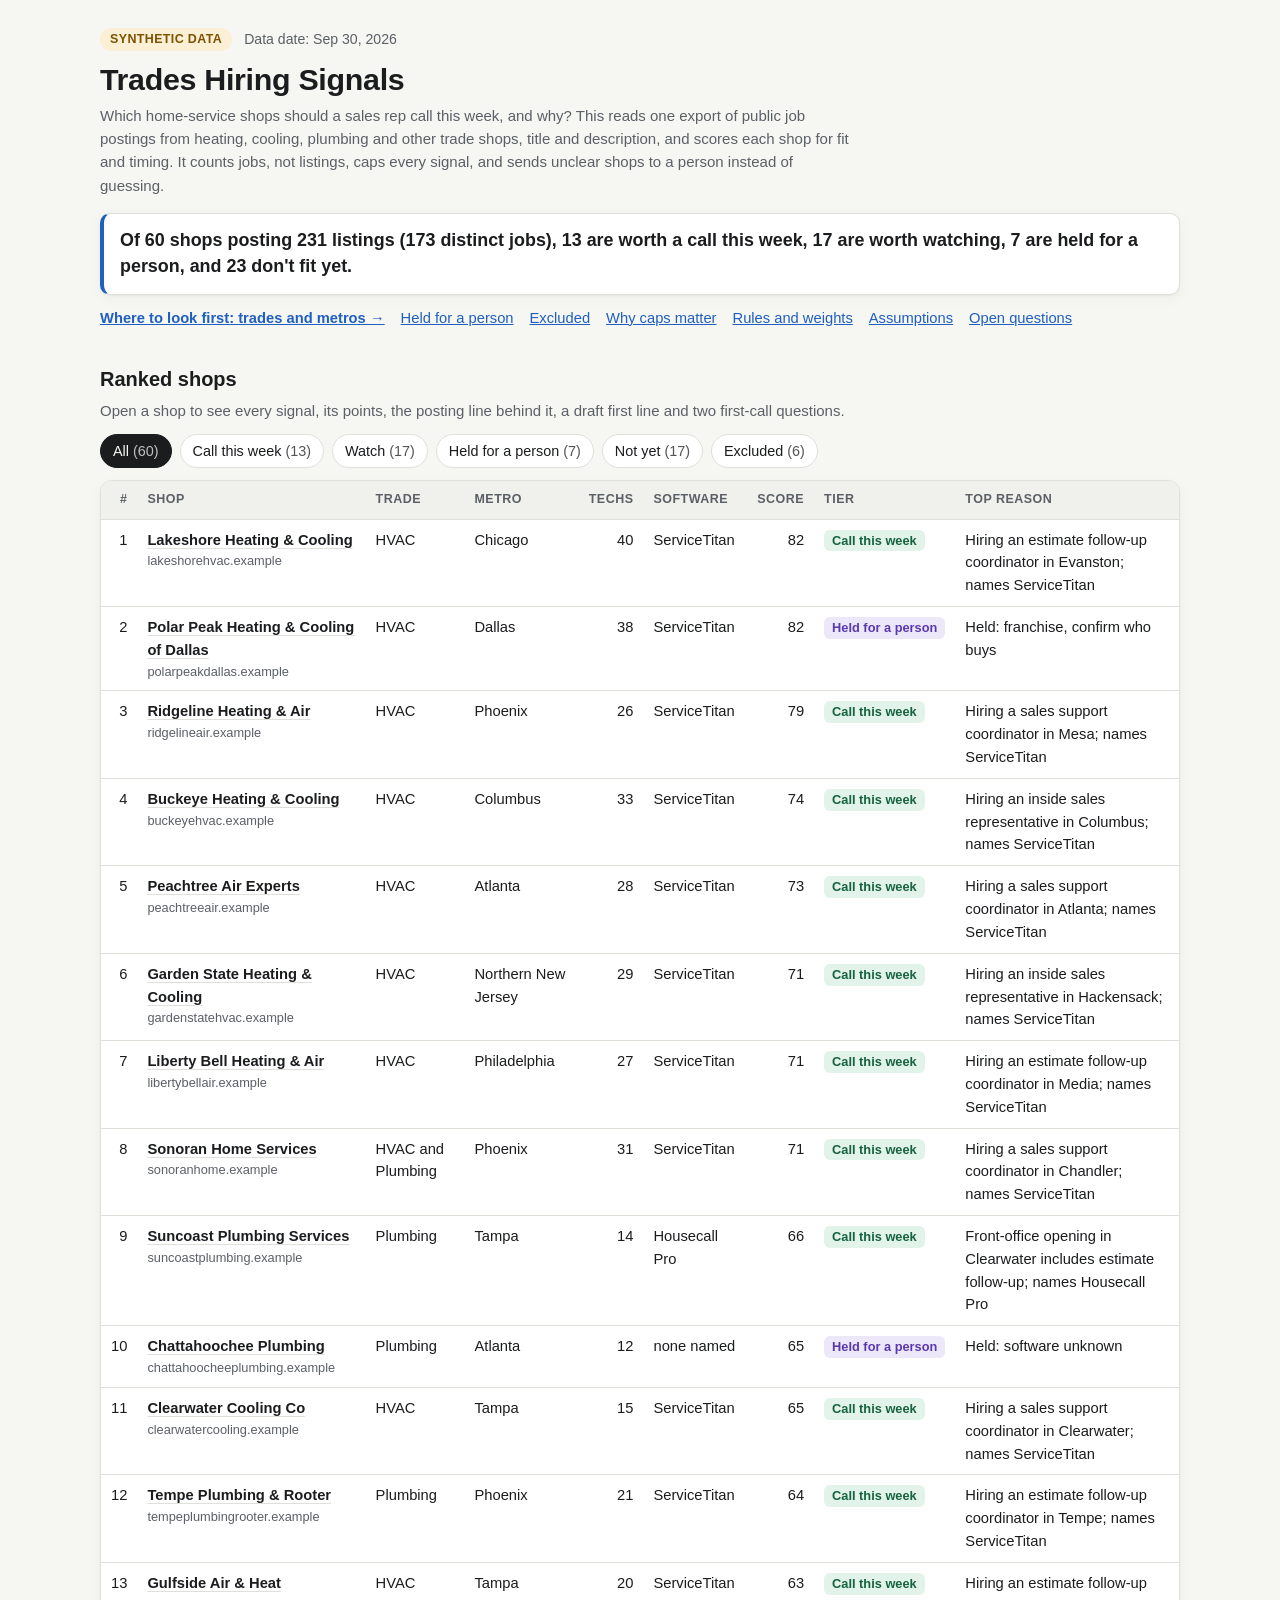
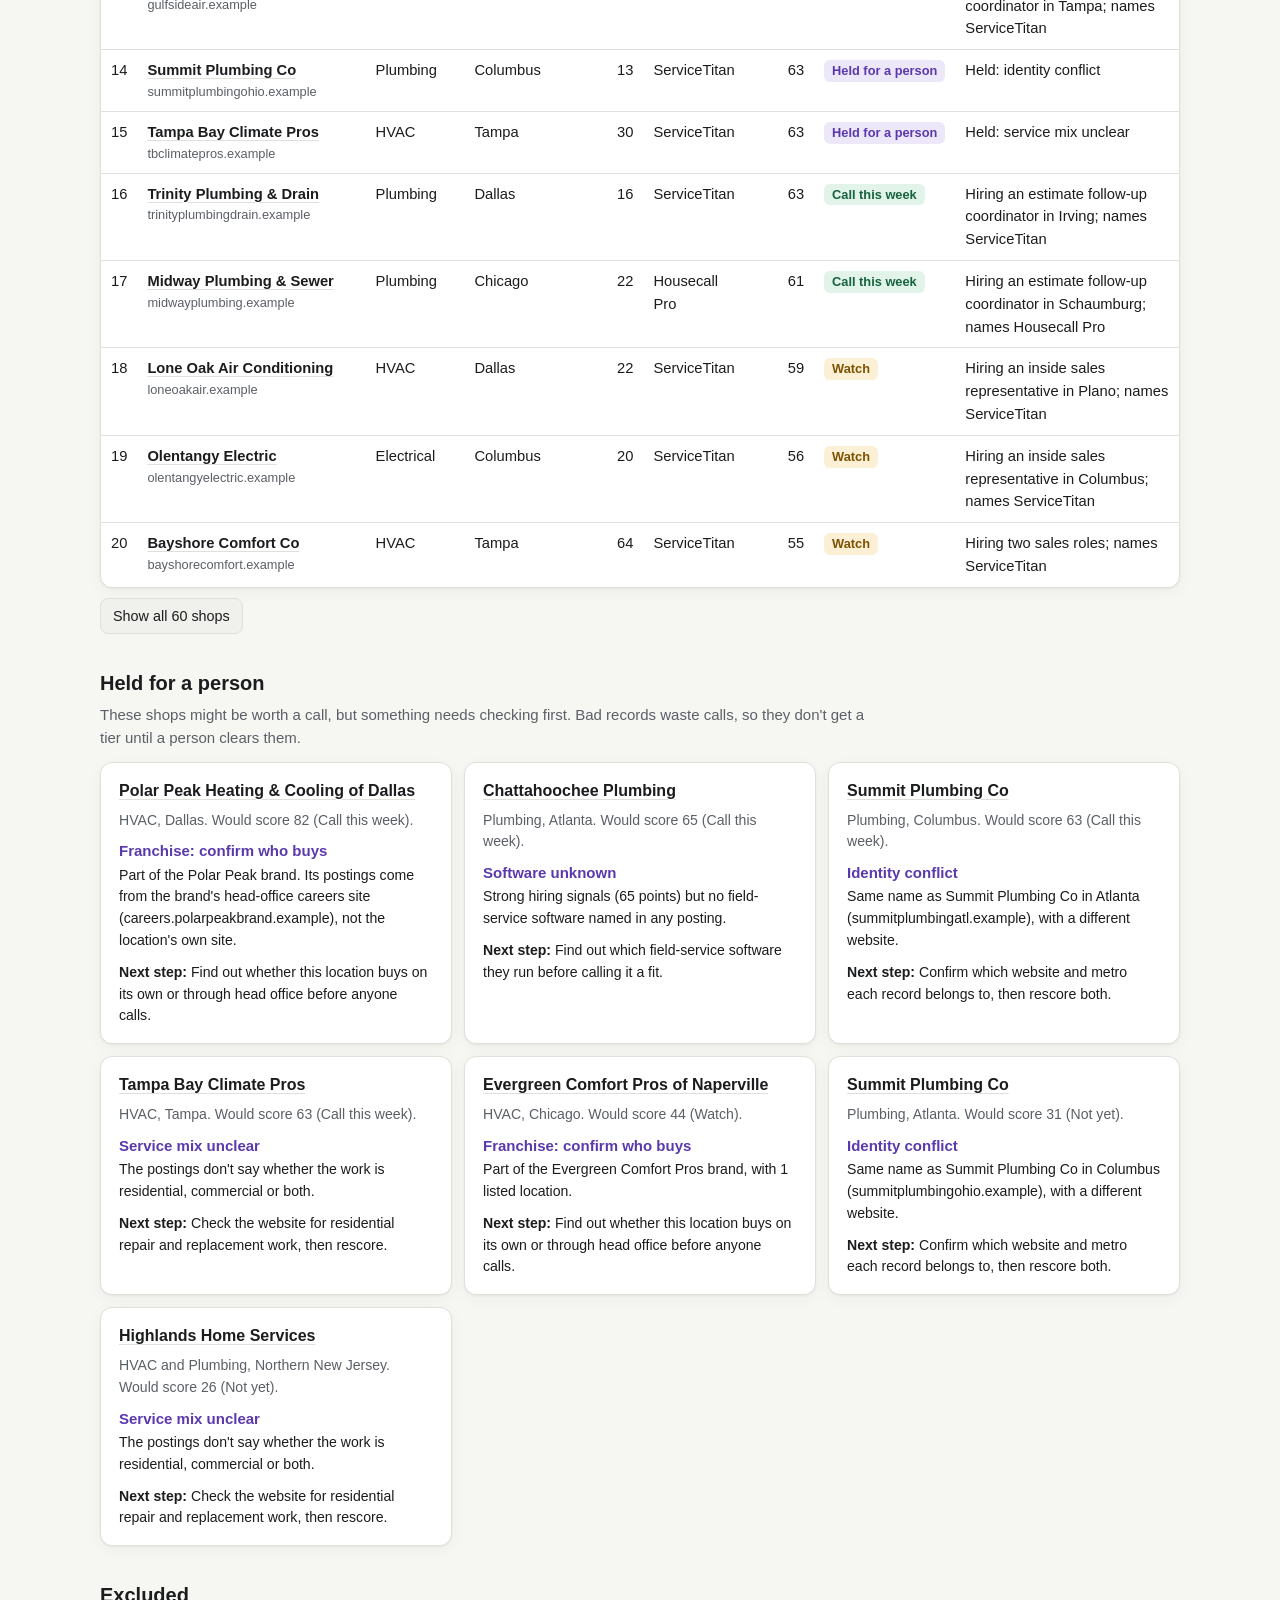
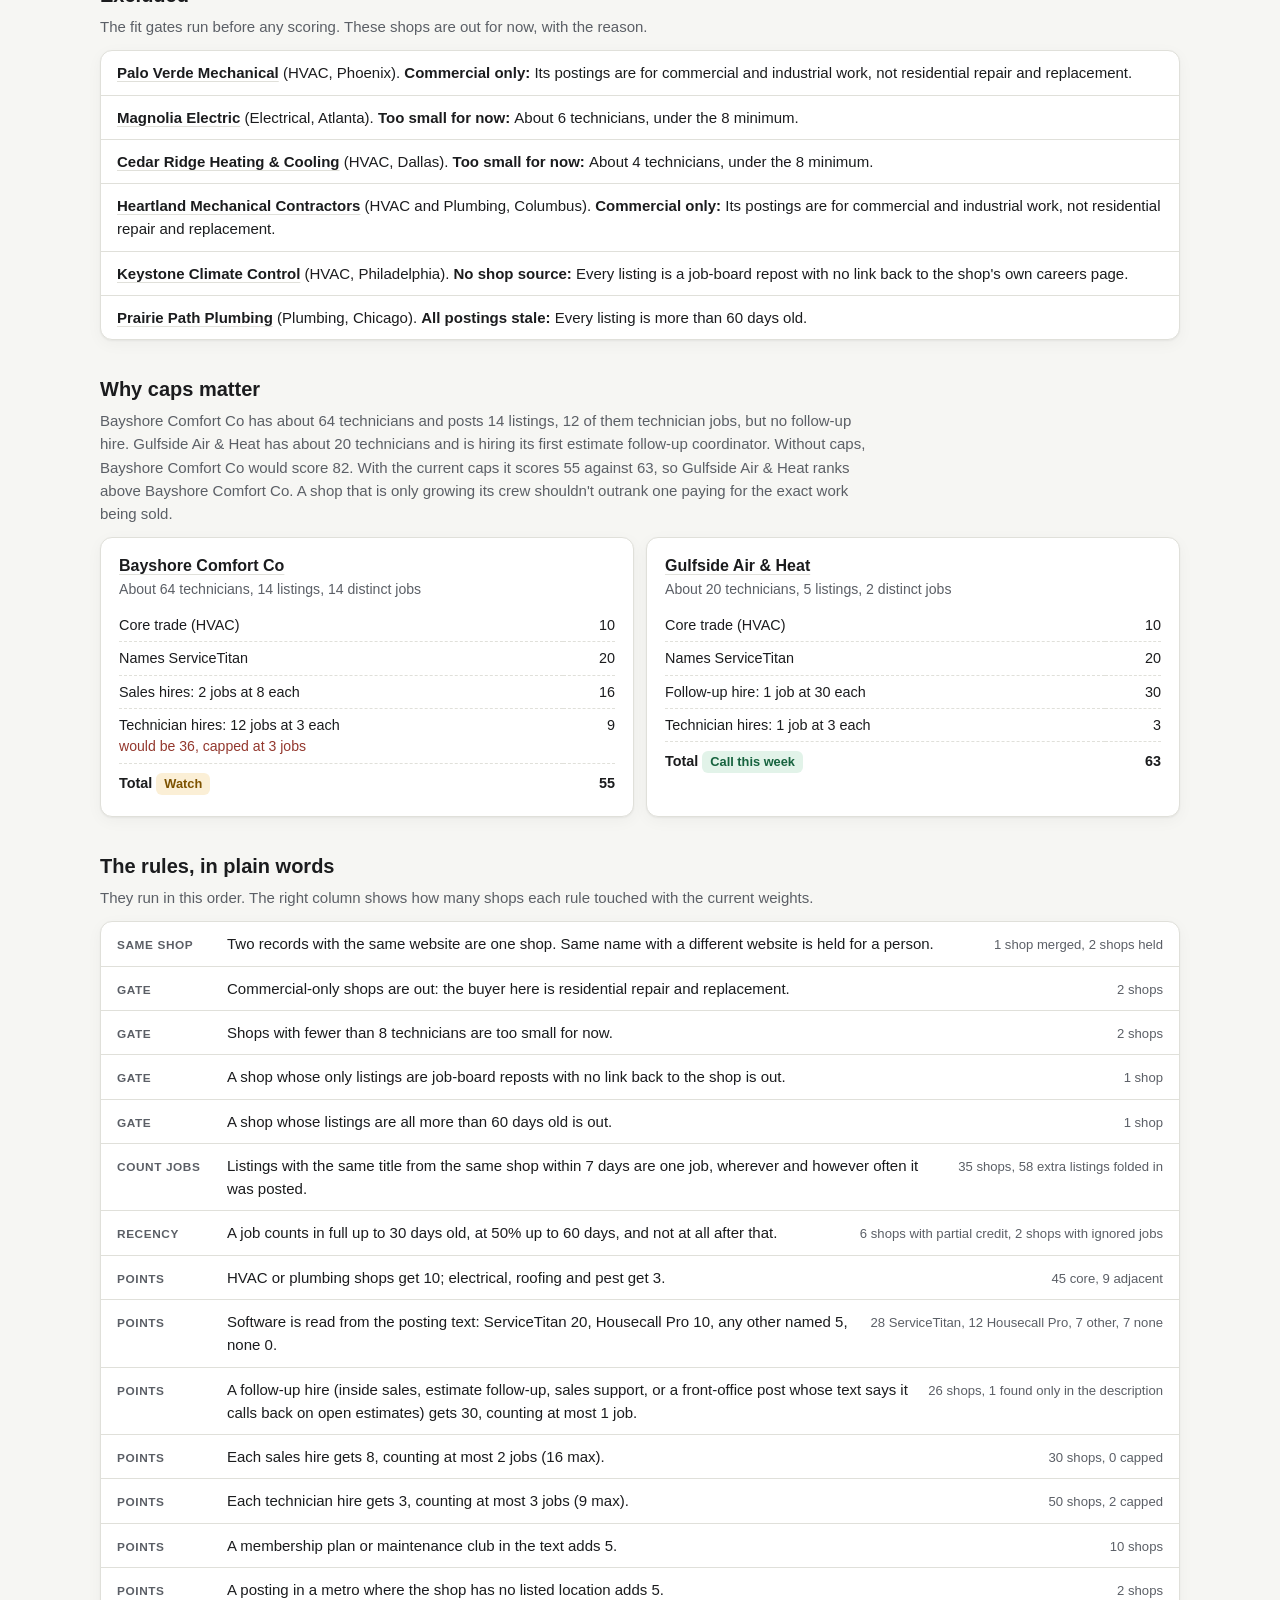
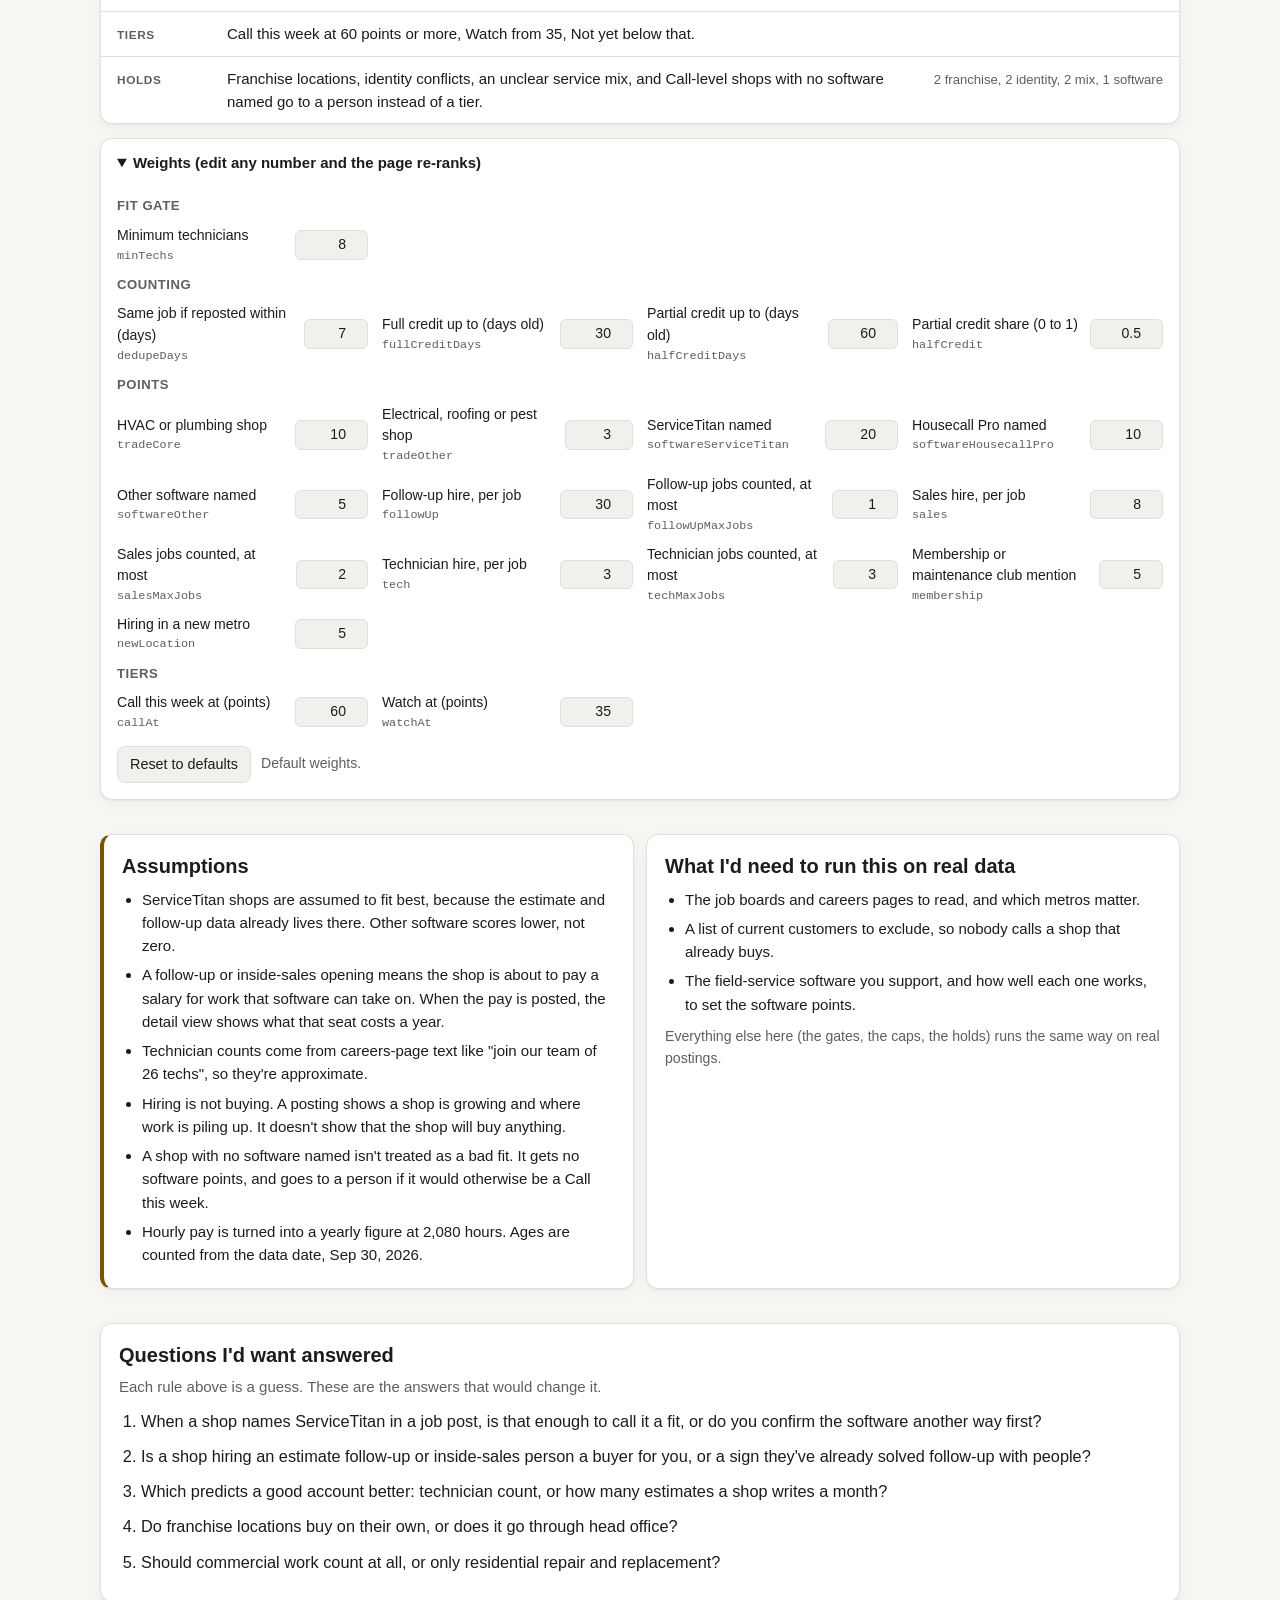
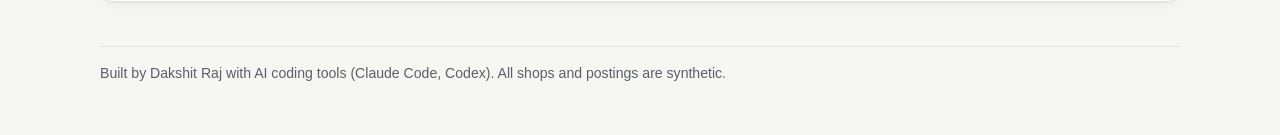
<file: index.html>
<!doctype html>
<html lang="en">
<head>
  <meta charset="utf-8">
  <meta name="viewport" content="width=device-width, initial-scale=1">
  <meta name="color-scheme" content="light dark">
  <meta name="description" content="Ranks home-service shops by the hiring signals in their job postings, reading each posting's title and description. Synthetic data.">
  <title>Trades Hiring Signals</title>
  <link rel="stylesheet" href="styles.css">
</head>
<body>
  <div class="wrap">
    <header>
      <div class="topline">
        <span class="badge">Synthetic data</span>
        <span class="muted small" id="data-date">Data date: Sep 30, 2026</span>
      </div>
      <h1>Trades Hiring Signals</h1>
      <p class="lede">Which home-service shops should a sales rep call this week, and why? This reads one export of public job postings from heating, cooling, plumbing and other trade shops, title and description, and scores each shop for fit and timing. It counts jobs, not listings, caps every signal, and sends unclear shops to a person instead of guessing.</p>
      <p class="result" id="result" aria-live="polite">Reading the postings...</p>
      <noscript><p>This page needs JavaScript to score the shops.</p></noscript>
      <nav class="page-nav" aria-label="Pages and sections">
        <a class="primary-link" href="segments.html">Where to look first: trades and metros &rarr;</a>
        <a href="#held">Held for a person</a>
        <a href="#excluded">Excluded</a>
        <a href="#caps">Why caps matter</a>
        <a href="#rules">Rules and weights</a>
        <a href="#assumptions">Assumptions</a>
        <a href="#questions">Open questions</a>
      </nav>
    </header>

    <main>
      <section id="ranking" aria-labelledby="ranking-title">
        <div class="section-head">
          <h2 id="ranking-title">Ranked shops</h2>
          <p>Open a shop to see every signal, its points, the posting line behind it, a draft first line and two first-call questions.</p>
        </div>
        <div class="filters" id="filters" role="group" aria-label="Filter by tier"></div>
        <div class="card table-wrap">
          <table class="stack" id="rank-table">
            <caption class="visually-hidden">Shops ranked by score</caption>
            <thead>
              <tr>
                <th class="num" scope="col">#</th>
                <th scope="col">Shop</th>
                <th scope="col">Trade</th>
                <th scope="col">Metro</th>
                <th class="num" scope="col">Techs</th>
                <th scope="col">Software</th>
                <th class="num" scope="col">Score</th>
                <th scope="col">Tier</th>
                <th scope="col">Top reason</th>
              </tr>
            </thead>
            <tbody id="rank-body"></tbody>
          </table>
        </div>
        <p class="top-gap"><button type="button" class="btn" id="show-more" hidden>Show all shops</button></p>
      </section>

      <section id="held" aria-labelledby="held-title">
        <div class="section-head">
          <h2 id="held-title">Held for a person</h2>
          <p>These shops might be worth a call, but something needs checking first. Bad records waste calls, so they don't get a tier until a person clears them.</p>
        </div>
        <div class="grid" id="held-list"></div>
      </section>

      <section id="excluded" aria-labelledby="excluded-title">
        <div class="section-head">
          <h2 id="excluded-title">Excluded</h2>
          <p>The fit gates run before any scoring. These shops are out for now, with the reason.</p>
        </div>
        <ul class="card plain-list" id="excluded-list"></ul>
      </section>

      <section id="caps" aria-labelledby="caps-title">
        <div class="section-head">
          <h2 id="caps-title">Why caps matter</h2>
          <p id="cap-summary"></p>
        </div>
        <div class="cap-grid" id="cap-grid"></div>
      </section>

      <section id="rules" aria-labelledby="rules-title">
        <div class="section-head">
          <h2 id="rules-title">The rules, in plain words</h2>
          <p>They run in this order. The right column shows how many shops each rule touched with the current weights.</p>
        </div>
        <ol class="card rules" id="rules-list"></ol>
        <details class="card weights" id="weights" open>
          <summary>Weights (edit any number and the page re-ranks)</summary>
          <div class="weights-body">
            <div id="weights-form"></div>
            <div class="weights-actions">
              <button type="button" class="btn" id="weights-reset">Reset to defaults</button>
              <span class="muted small" id="weights-state" aria-live="polite">Default weights.</span>
            </div>
          </div>
        </details>
      </section>

      <section id="assumptions" aria-labelledby="assumptions-title">
        <div class="two-col">
          <div class="card pad box assume">
            <h2 id="assumptions-title">Assumptions</h2>
            <ul>
              <li>ServiceTitan shops are assumed to fit best, because the estimate and follow-up data already lives there. Other software scores lower, not zero.</li>
              <li>A follow-up or inside-sales opening means the shop is about to pay a salary for work that software can take on. When the pay is posted, the detail view shows what that seat costs a year.</li>
              <li>Technician counts come from careers-page text like "join our team of 26 techs", so they're approximate.</li>
              <li>Hiring is not buying. A posting shows a shop is growing and where work is piling up. It doesn't show that the shop will buy anything.</li>
              <li>A shop with no software named isn't treated as a bad fit. It gets no software points, and goes to a person if it would otherwise be a Call this week.</li>
              <li>Hourly pay is turned into a yearly figure at 2,080 hours. Ages are counted from the data date, Sep 30, 2026.</li>
            </ul>
          </div>
          <div class="card pad box" id="real-data">
            <h2>What I'd need to run this on real data</h2>
            <ul>
              <li>The job boards and careers pages to read, and which metros matter.</li>
              <li>A list of current customers to exclude, so nobody calls a shop that already buys.</li>
              <li>The field-service software you support, and how well each one works, to set the software points.</li>
            </ul>
            <p class="muted small top-gap">Everything else here (the gates, the caps, the holds) runs the same way on real postings.</p>
          </div>
        </div>
      </section>

      <section id="questions" aria-labelledby="questions-title">
        <div class="card pad questions">
          <h2 id="questions-title">Questions I'd want answered</h2>
          <p class="muted">Each rule above is a guess. These are the answers that would change it.</p>
          <ol>
            <li>When a shop names ServiceTitan in a job post, is that enough to call it a fit, or do you confirm the software another way first?</li>
            <li>Is a shop hiring an estimate follow-up or inside-sales person a buyer for you, or a sign they've already solved follow-up with people?</li>
            <li>Which predicts a good account better: technician count, or how many estimates a shop writes a month?</li>
            <li>Do franchise locations buy on their own, or does it go through head office?</li>
            <li>Should commercial work count at all, or only residential repair and replacement?</li>
          </ol>
        </div>
      </section>
    </main>

    <footer>
      <p>Built by Dakshit Raj with AI coding tools (Claude Code, Codex). All shops and postings are synthetic.</p>
    </footer>
  </div>

  <dialog id="detail" aria-labelledby="detail-title">
    <div class="dialog-head">
      <div>
        <h2 id="detail-title">Shop</h2>
        <div class="facts" id="detail-facts"></div>
      </div>
      <button type="button" class="btn" id="detail-close">Close</button>
    </div>
    <div class="dialog-body" id="detail-body"></div>
  </dialog>

  <script src="data.js"></script>
  <script src="signals.mjs"></script>
  <script src="app.js"></script>
</body>
</html>
</file>
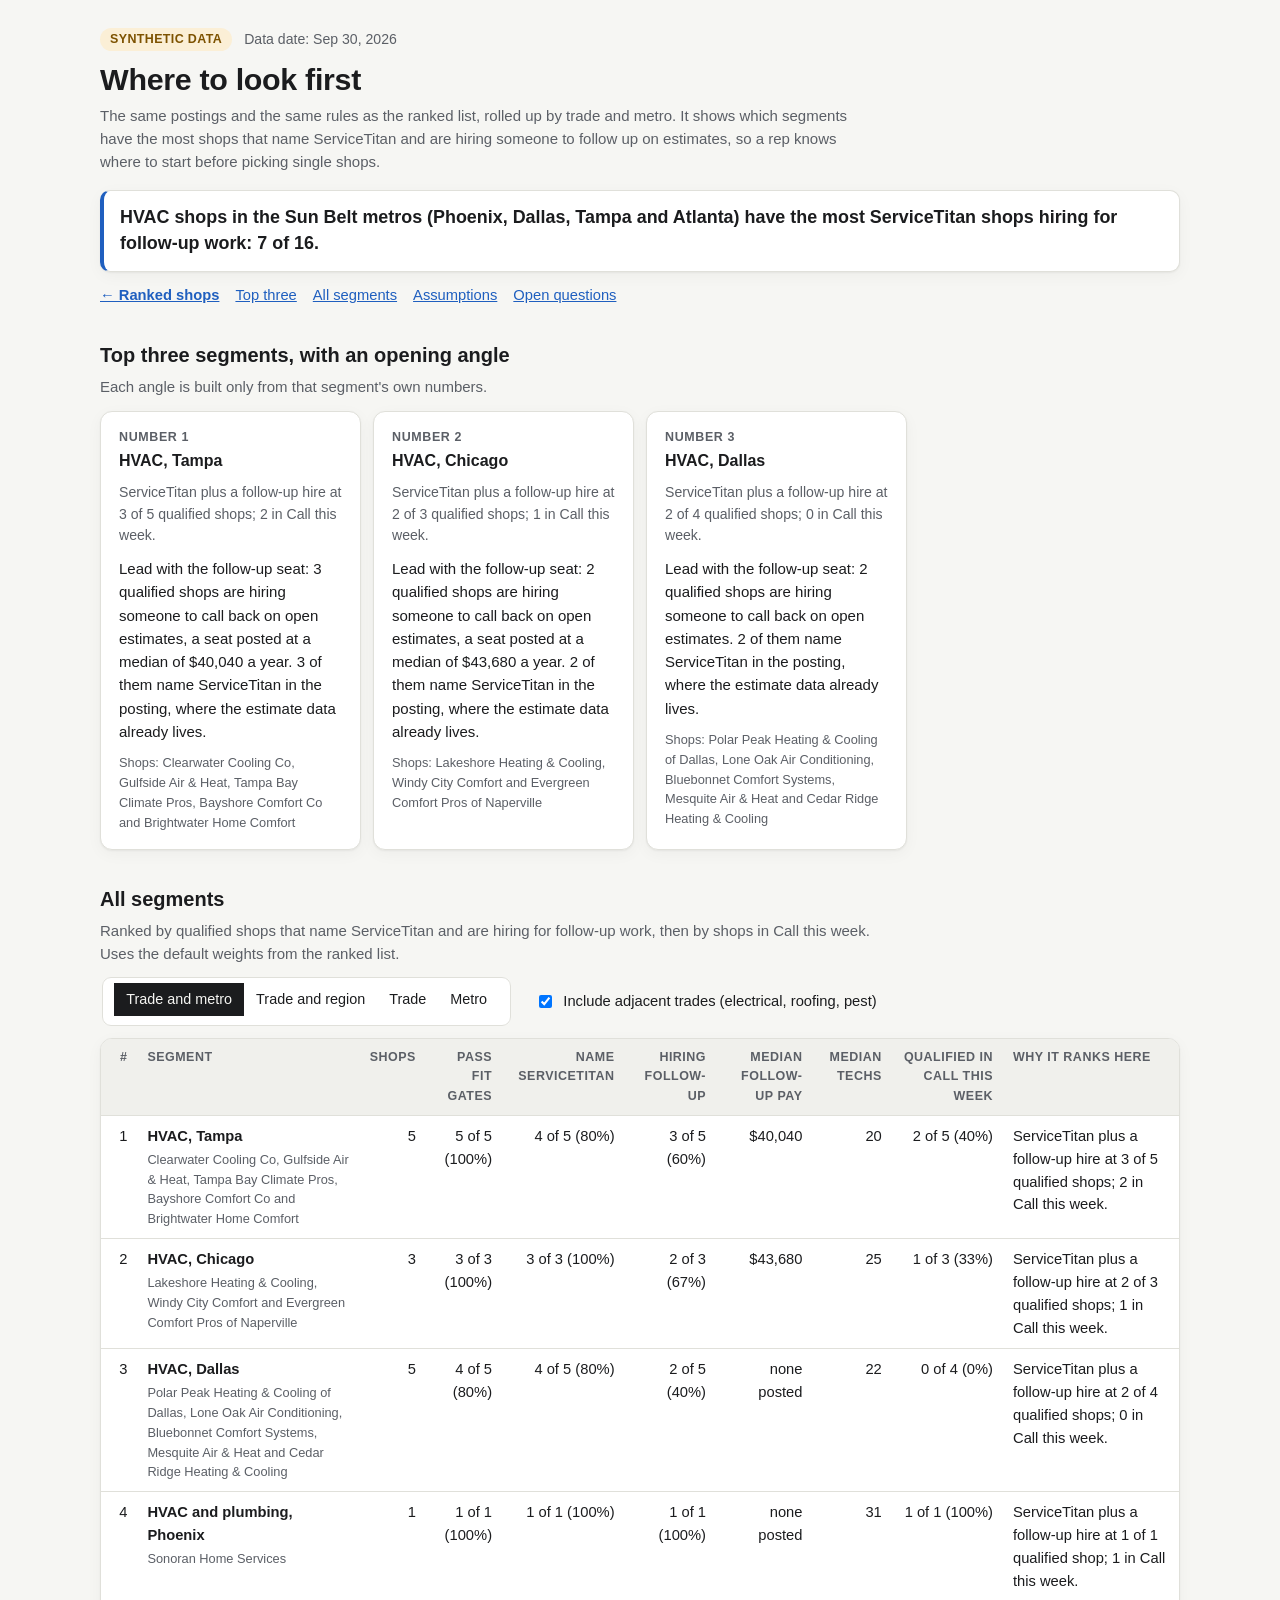
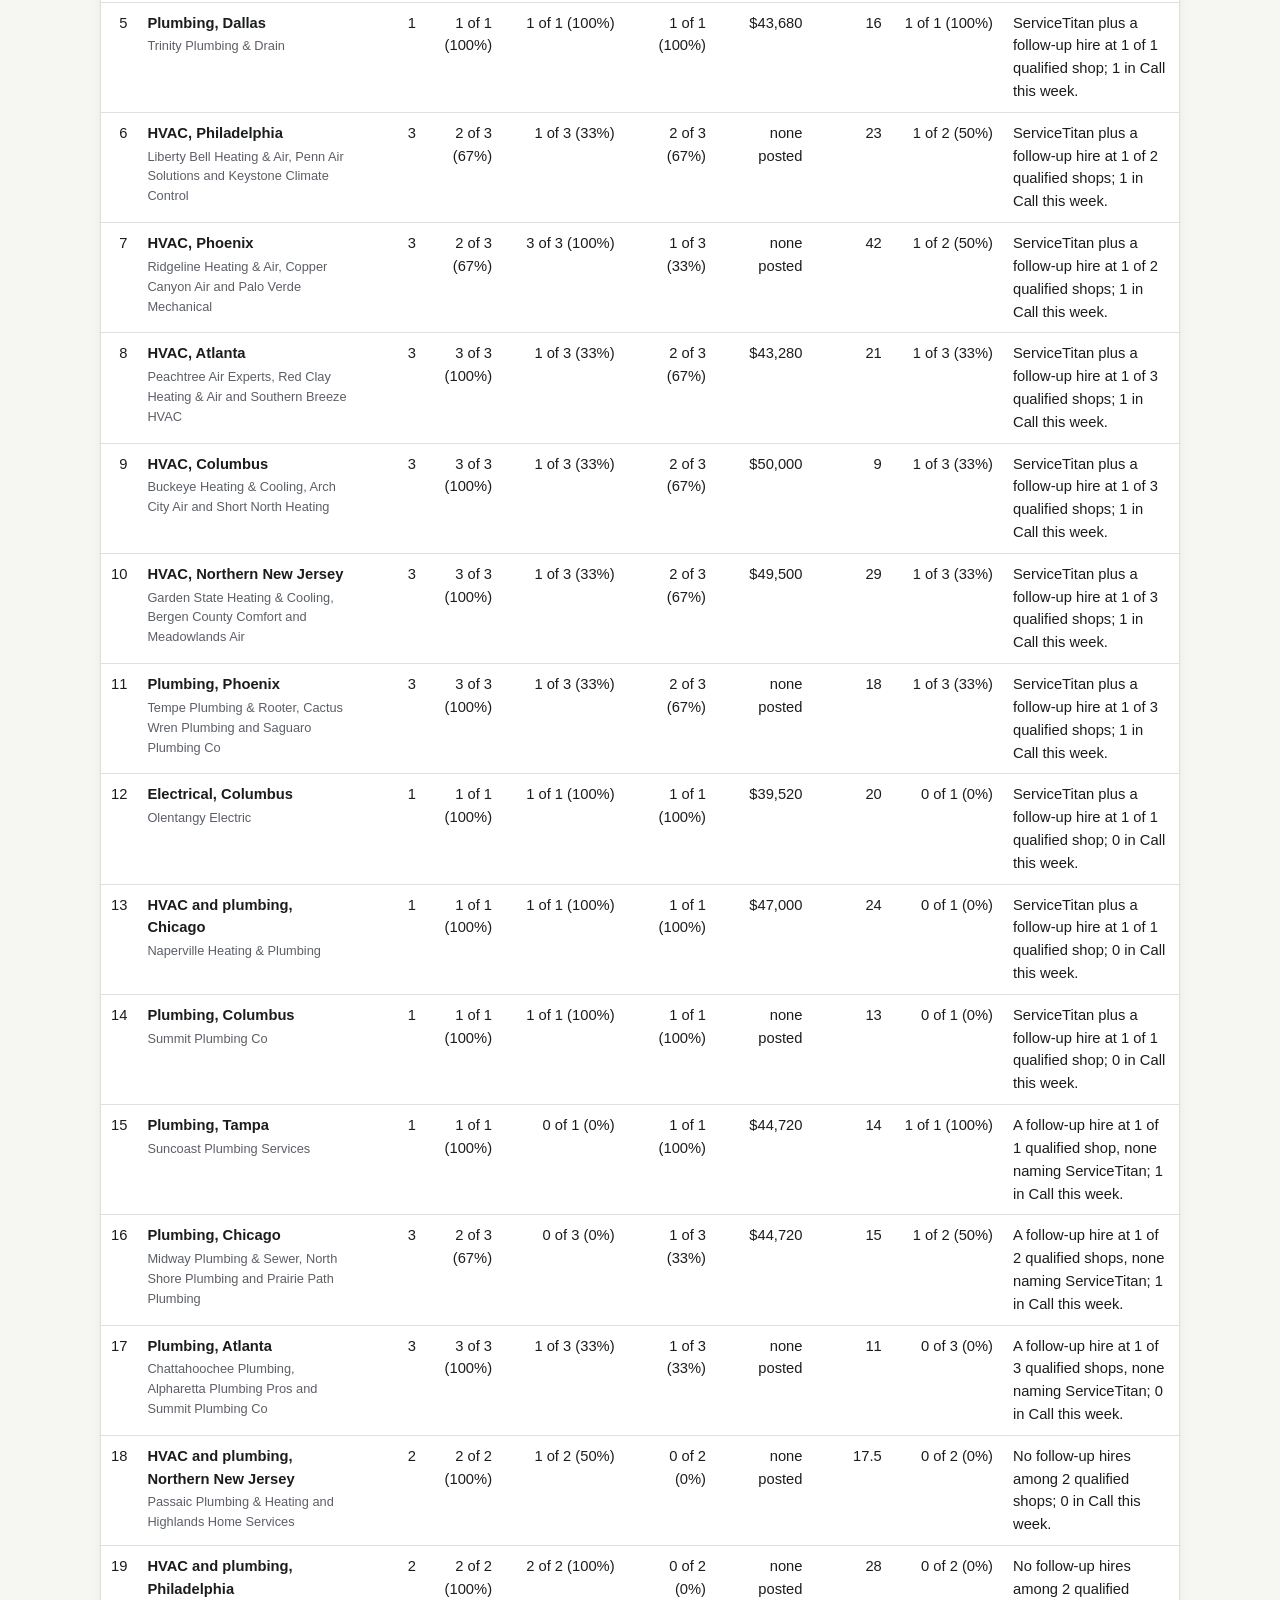
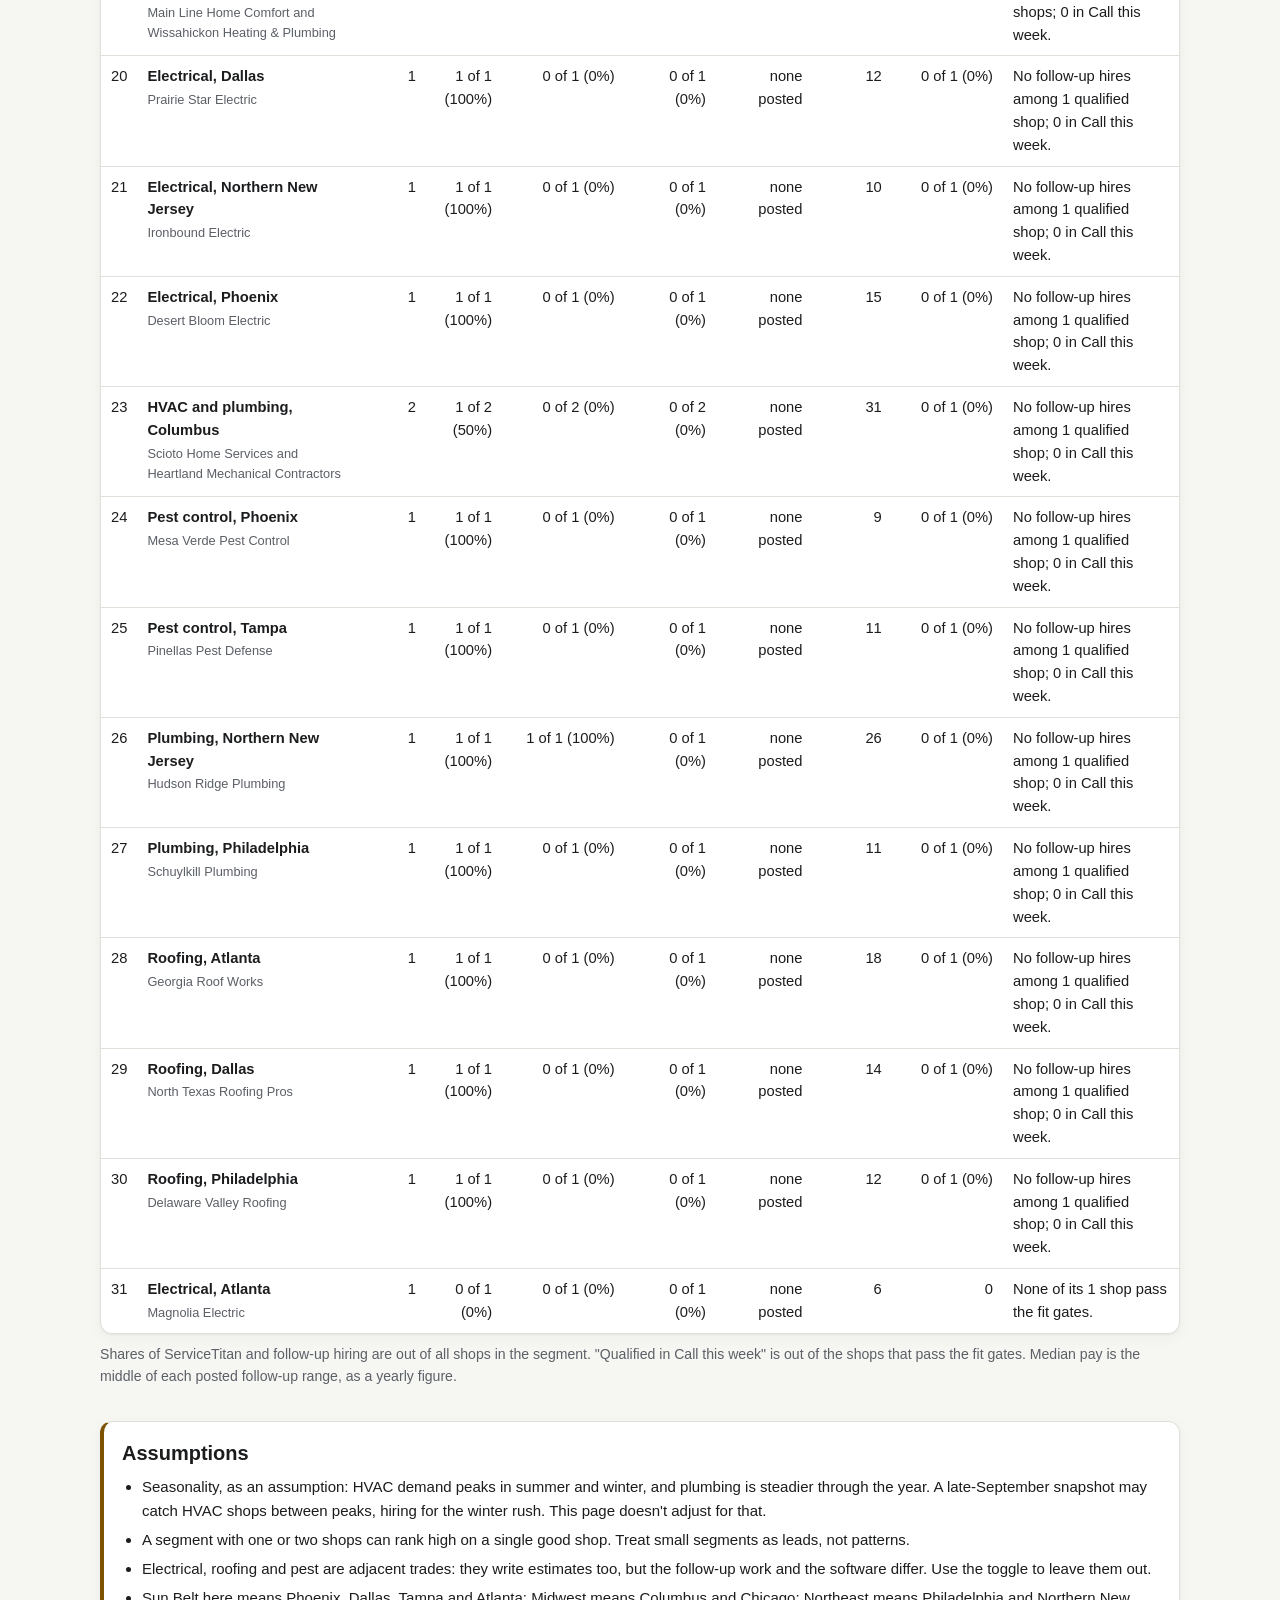
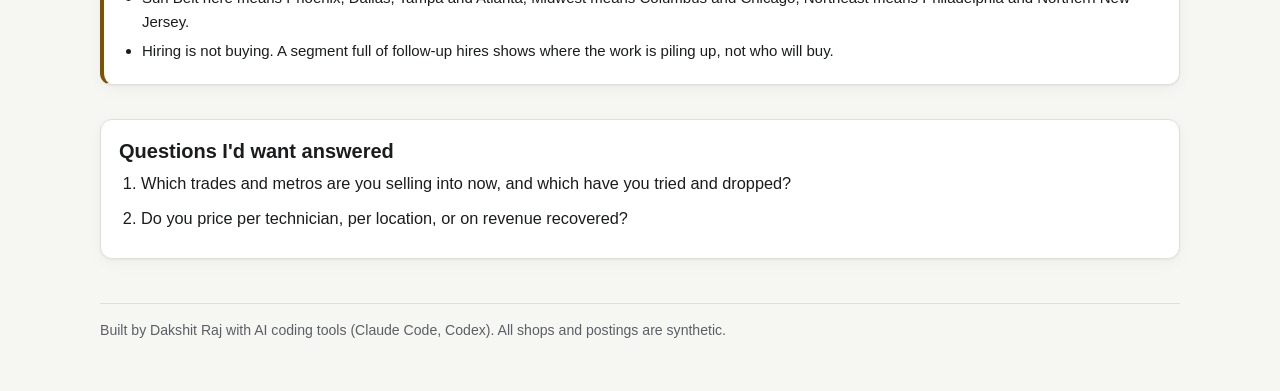
<file: segments.html>
<!doctype html>
<html lang="en">
<head>
  <meta charset="utf-8">
  <meta name="viewport" content="width=device-width, initial-scale=1">
  <meta name="color-scheme" content="light dark">
  <meta name="description" content="Rolls the same synthetic job postings up by trade and metro to show where to look first. Synthetic data.">
  <title>Where to look first | Trades Hiring Signals</title>
  <link rel="stylesheet" href="styles.css">
</head>
<body>
  <div class="wrap">
    <header>
      <div class="topline">
        <span class="badge">Synthetic data</span>
        <span class="muted small" id="data-date">Data date: Sep 30, 2026</span>
      </div>
      <h1>Where to look first</h1>
      <p class="lede">The same postings and the same rules as the ranked list, rolled up by trade and metro. It shows which segments have the most shops that name ServiceTitan and are hiring someone to follow up on estimates, so a rep knows where to start before picking single shops.</p>
      <p class="result" id="result" aria-live="polite">Rolling up the shops...</p>
      <noscript><p>This page needs JavaScript to roll up the shops.</p></noscript>
      <nav class="page-nav" aria-label="Pages and sections">
        <a class="primary-link" href="index.html">&larr; Ranked shops</a>
        <a href="#top-three">Top three</a>
        <a href="#segments">All segments</a>
        <a href="#seg-assumptions">Assumptions</a>
        <a href="#seg-questions">Open questions</a>
      </nav>
    </header>

    <main>
      <section id="top-three" aria-labelledby="top-title">
        <div class="section-head">
          <h2 id="top-title">Top three segments, with an opening angle</h2>
          <p>Each angle is built only from that segment's own numbers.</p>
        </div>
        <div class="angles" id="angles"></div>
      </section>

      <section id="segments" aria-labelledby="segments-title">
        <div class="section-head">
          <h2 id="segments-title">All segments</h2>
          <p>Ranked by qualified shops that name ServiceTitan and are hiring for follow-up work, then by shops in Call this week. Uses the default weights from the ranked list.</p>
        </div>
        <div class="controls">
          <fieldset class="segmented" id="group-by">
            <legend class="visually-hidden">Group shops by</legend>
            <label><input type="radio" name="group" value="trade-metro" checked><span>Trade and metro</span></label>
            <label><input type="radio" name="group" value="trade-region"><span>Trade and region</span></label>
            <label><input type="radio" name="group" value="trade"><span>Trade</span></label>
            <label><input type="radio" name="group" value="metro"><span>Metro</span></label>
          </fieldset>
          <label class="check"><input type="checkbox" id="adjacent" checked> Include adjacent trades (electrical, roofing, pest)</label>
        </div>
        <div class="card table-wrap">
          <table class="stack" id="segment-table">
            <caption class="visually-hidden">Segments ranked</caption>
            <thead>
              <tr>
                <th class="num" scope="col">#</th>
                <th scope="col">Segment</th>
                <th class="num" scope="col">Shops</th>
                <th class="num" scope="col">Pass fit gates</th>
                <th class="num" scope="col">Name ServiceTitan</th>
                <th class="num" scope="col">Hiring follow-up</th>
                <th class="num" scope="col">Median follow-up pay</th>
                <th class="num" scope="col">Median techs</th>
                <th class="num" scope="col">Qualified in Call this week</th>
                <th scope="col">Why it ranks here</th>
              </tr>
            </thead>
            <tbody id="segment-body"></tbody>
          </table>
        </div>
        <p class="muted small top-gap">Shares of ServiceTitan and follow-up hiring are out of all shops in the segment. "Qualified in Call this week" is out of the shops that pass the fit gates. Median pay is the middle of each posted follow-up range, as a yearly figure.</p>
      </section>

      <section id="seg-assumptions" aria-labelledby="seg-assumptions-title">
        <div class="card pad box assume">
          <h2 id="seg-assumptions-title">Assumptions</h2>
          <ul>
            <li>Seasonality, as an assumption: HVAC demand peaks in summer and winter, and plumbing is steadier through the year. A late-September snapshot may catch HVAC shops between peaks, hiring for the winter rush. This page doesn't adjust for that.</li>
            <li>A segment with one or two shops can rank high on a single good shop. Treat small segments as leads, not patterns.</li>
            <li>Electrical, roofing and pest are adjacent trades: they write estimates too, but the follow-up work and the software differ. Use the toggle to leave them out.</li>
            <li>Sun Belt here means Phoenix, Dallas, Tampa and Atlanta; Midwest means Columbus and Chicago; Northeast means Philadelphia and Northern New Jersey.</li>
            <li>Hiring is not buying. A segment full of follow-up hires shows where the work is piling up, not who will buy.</li>
          </ul>
        </div>
      </section>

      <section id="seg-questions" aria-labelledby="seg-questions-title">
        <div class="card pad questions">
          <h2 id="seg-questions-title">Questions I'd want answered</h2>
          <ol>
            <li>Which trades and metros are you selling into now, and which have you tried and dropped?</li>
            <li>Do you price per technician, per location, or on revenue recovered?</li>
          </ol>
        </div>
      </section>
    </main>

    <footer>
      <p>Built by Dakshit Raj with AI coding tools (Claude Code, Codex). All shops and postings are synthetic.</p>
    </footer>
  </div>

  <script src="data.js"></script>
  <script src="signals.mjs"></script>
  <script src="segments.js"></script>
</body>
</html>
</file>
<file: styles.css>
/* Trades Hiring Signals: light and dark tokens, system fonts only. */
:root {
  --bg: #f6f6f3;
  --surface: #ffffff;
  --surface-2: #f0f0ec;
  --fg: #1b1c1e;
  --muted: #5b5f66;
  --border: #e0e0da;
  --accent: #1f5fbf;
  --accent-soft: #e6eefb;
  --call-fg: #17633f;
  --call-bg: #e2f3e9;
  --watch-fg: #7d5200;
  --watch-bg: #fbefd6;
  --held-fg: #5a39ad;
  --held-bg: #ede7fa;
  --notyet-fg: #555a61;
  --notyet-bg: #ecece8;
  --out-fg: #93372d;
  --out-bg: #f8e5e1;
  --quote: #f7f5ee;
  --shadow: 0 1px 2px rgba(20, 20, 20, 0.05), 0 4px 16px rgba(20, 20, 20, 0.04);
  color-scheme: light;
}
@media (prefers-color-scheme: dark) {
  :root:not([data-theme="light"]) {
    --bg: #121315;
    --surface: #1a1b1e;
    --surface-2: #222327;
    --fg: #e9e9e6;
    --muted: #a3a7ae;
    --border: #2e3035;
    --accent: #7ea6ff;
    --accent-soft: #1e2a44;
    --call-fg: #7fd8a6;
    --call-bg: #173326;
    --watch-fg: #f0c46a;
    --watch-bg: #3a2c10;
    --held-fg: #c3abff;
    --held-bg: #2b2346;
    --notyet-fg: #b5b8be;
    --notyet-bg: #2a2b2f;
    --out-fg: #f2a093;
    --out-bg: #3d211d;
    --quote: #202024;
    --shadow: none;
    color-scheme: dark;
  }
}
:root[data-theme="dark"] {
  --bg: #121315;
  --surface: #1a1b1e;
  --surface-2: #222327;
  --fg: #e9e9e6;
  --muted: #a3a7ae;
  --border: #2e3035;
  --accent: #7ea6ff;
  --accent-soft: #1e2a44;
  --call-fg: #7fd8a6;
  --call-bg: #173326;
  --watch-fg: #f0c46a;
  --watch-bg: #3a2c10;
  --held-fg: #c3abff;
  --held-bg: #2b2346;
  --notyet-fg: #b5b8be;
  --notyet-bg: #2a2b2f;
  --out-fg: #f2a093;
  --out-bg: #3d211d;
  --quote: #202024;
  --shadow: none;
  color-scheme: dark;
}

* { box-sizing: border-box; }
html { -webkit-text-size-adjust: 100%; }
body {
  margin: 0;
  background: var(--bg);
  color: var(--fg);
  font: 15px/1.55 -apple-system, BlinkMacSystemFont, "Segoe UI", Roboto, "Helvetica Neue", Arial, sans-serif;
}
.wrap { max-width: 1120px; margin: 0 auto; padding-inline: 20px; padding-block: 28px 40px; }
a { color: var(--accent); }
h1 { font-size: 1.9rem; line-height: 1.2; margin: 10px 0 6px; letter-spacing: -0.01em; }
h2 { font-size: 1.25rem; margin: 0 0 4px; }
h3 { font-size: 1rem; margin: 18px 0 6px; }
p { margin: 0 0 10px; }
code, .mono { font-family: ui-monospace, SFMono-Regular, Menlo, Consolas, monospace; font-size: 0.86em; }
.muted { color: var(--muted); }
.top-gap { margin-top: 10px; }
.small { font-size: 0.88rem; }

/* header */
.topline { display: flex; flex-wrap: wrap; gap: 8px 12px; align-items: center; }
.badge {
  display: inline-block; padding: 2px 10px; border-radius: 999px;
  background: var(--watch-bg); color: var(--watch-fg);
  font-size: 0.78rem; font-weight: 650; letter-spacing: 0.03em; text-transform: uppercase;
}
.lede { color: var(--muted); max-width: 760px; }
.result {
  font-size: 1.12rem; font-weight: 600; line-height: 1.45;
  background: var(--surface); border: 1px solid var(--border); border-left: 4px solid var(--accent);
  border-radius: 10px; padding: 14px 16px; margin: 16px 0 12px; box-shadow: var(--shadow);
}
.page-nav { display: flex; flex-wrap: wrap; gap: 6px 16px; font-size: 0.92rem; margin-top: 4px; }
.page-nav .primary-link { font-weight: 650; }

/* sections */
section { margin-top: 34px; }
.section-head { margin-bottom: 12px; }
.section-head p { color: var(--muted); margin: 0; max-width: 780px; }
.card {
  background: var(--surface); border: 1px solid var(--border); border-radius: 12px;
  box-shadow: var(--shadow);
}
.pad { padding: 16px 18px; }

/* filters */
.filters { display: flex; flex-wrap: wrap; gap: 8px; margin: 0 0 12px; }
.filters button {
  font: inherit; font-size: 0.9rem; cursor: pointer;
  border: 1px solid var(--border); background: var(--surface); color: var(--fg);
  border-radius: 999px; padding: 5px 12px;
}
.filters button[aria-pressed="true"] { background: var(--fg); color: var(--bg); border-color: var(--fg); }
.filters .count { opacity: 0.75; margin-left: 4px; }

/* tables */
.table-wrap { overflow-x: auto; }
table { width: 100%; border-collapse: collapse; font-size: 0.92rem; }
th, td { text-align: left; padding: 9px 10px; border-bottom: 1px solid var(--border); vertical-align: top; }
th { font-size: 0.78rem; text-transform: uppercase; letter-spacing: 0.04em; color: var(--muted); font-weight: 650; background: var(--surface-2); }
tbody tr:last-child td { border-bottom: 0; }
td.num, th.num { text-align: right; font-variant-numeric: tabular-nums; }
tr.clickable { cursor: pointer; }
tr.clickable:hover td { background: var(--surface-2); }
.linkish {
  font: inherit; font-weight: 600; color: var(--fg); background: none; border: 0; padding: 0;
  text-align: left; cursor: pointer; text-decoration: underline; text-decoration-color: var(--border);
  text-underline-offset: 3px;
}
.linkish:hover, .linkish:focus-visible { text-decoration-color: var(--accent); color: var(--accent); }
.domain { display: block; color: var(--muted); font-size: 0.8rem; }

.tier { display: inline-block; white-space: nowrap; border-radius: 6px; padding: 1px 8px; font-size: 0.8rem; font-weight: 650; }
.tier-call { background: var(--call-bg); color: var(--call-fg); }
.tier-watch { background: var(--watch-bg); color: var(--watch-fg); }
.tier-held { background: var(--held-bg); color: var(--held-fg); }
.tier-notyet { background: var(--notyet-bg); color: var(--notyet-fg); }
.tier-excluded { background: var(--out-bg); color: var(--out-fg); }

/* lists of held and excluded shops */
.grid { display: grid; grid-template-columns: repeat(auto-fill, minmax(280px, 1fr)); gap: 12px; }
.grid > * { min-width: 0; }
.hold-card h3 { margin: 0 0 6px; font-size: 1rem; }
.hold-card .reason { font-weight: 650; color: var(--held-fg); margin: 8px 0 2px; }
.hold-card .next { margin: 4px 0 0; }
.hold-card .next b { font-weight: 650; }
.plain-list { list-style: none; padding: 0; margin: 0; }
.plain-list li { padding: 10px 16px; border-bottom: 1px solid var(--border); }
.plain-list li:last-child { border-bottom: 0; }

/* cap callout */
.cap-grid { display: grid; grid-template-columns: 1fr 1fr; gap: 12px; margin-top: 12px; }
.cap-grid > * { min-width: 0; }
.cap-card h3 { margin: 0; }
.calc { width: 100%; margin-top: 8px; font-size: 0.9rem; }
.calc td { padding: 5px 0; border-bottom: 1px dashed var(--border); }
.calc td:last-child { text-align: right; white-space: nowrap; padding-left: 10px; font-variant-numeric: tabular-nums; }
.calc tr.total td { border-bottom: 0; font-weight: 700; padding-top: 8px; }
.calc .capped { color: var(--out-fg); }

/* rules and weights */
.rules { list-style: none; padding: 0; margin: 0; }
.rules li { display: grid; grid-template-columns: 96px 1fr auto; gap: 4px 14px; padding: 10px 16px; border-bottom: 1px solid var(--border); align-items: baseline; }
.rules li:last-child { border-bottom: 0; }
.rules li > * { min-width: 0; }
.step { font-size: 0.74rem; text-transform: uppercase; letter-spacing: 0.05em; color: var(--muted); font-weight: 650; }
.affected { font-size: 0.82rem; color: var(--muted); text-align: right; }
.weights { margin-top: 14px; }
.weights summary { cursor: pointer; font-weight: 650; padding: 12px 16px; }
.weights-body { padding: 0 16px 16px; }
.weight-group { margin-top: 10px; }
.weight-group h4 { margin: 8px 0; font-size: 0.82rem; text-transform: uppercase; letter-spacing: 0.04em; color: var(--muted); }
.weight-grid { display: grid; grid-template-columns: repeat(auto-fill, minmax(230px, 1fr)); gap: 8px 14px; }
.weight-grid label { display: flex; justify-content: space-between; align-items: center; gap: 10px; font-size: 0.88rem; }
.weight-grid label > span { min-width: 0; }
.weight-grid input { width: 5.2em; font: inherit; padding: 3px 6px; border: 1px solid var(--border); border-radius: 6px; background: var(--surface-2); color: var(--fg); text-align: right; }
.weight-grid code { display: block; color: var(--muted); font-size: 0.74rem; }
.btn {
  font: inherit; font-size: 0.9rem; cursor: pointer; border-radius: 8px; padding: 6px 12px;
  border: 1px solid var(--border); background: var(--surface-2); color: var(--fg);
}
.btn:hover { border-color: var(--accent); }
.weights-actions { display: flex; flex-wrap: wrap; gap: 10px; align-items: center; margin-top: 14px; }

/* assumptions, needs, questions */
.two-col { display: grid; grid-template-columns: 1fr 1fr; gap: 12px; }
.two-col > * { min-width: 0; }
.box ul, .box ol { margin: 6px 0 0; padding-left: 20px; }
.box li { margin-bottom: 6px; }
.assume { border-left: 4px solid var(--watch-fg); }
.questions ol { padding-left: 22px; margin: 0; }
.questions li { margin-bottom: 10px; font-size: 1.02rem; }

/* detail dialog */
dialog {
  width: min(860px, calc(100vw - 24px)); max-height: calc(100vh - 32px);
  border: 1px solid var(--border); border-radius: 14px; padding: 0;
  background: var(--surface); color: var(--fg);
}
dialog::backdrop { background: rgba(10, 10, 12, 0.5); }
.dialog-head { position: sticky; top: 0; background: var(--surface); border-bottom: 1px solid var(--border); padding: 14px 18px; display: flex; gap: 12px; justify-content: space-between; align-items: flex-start; z-index: 1; }
.dialog-head h2 { margin: 0; }
.dialog-body { padding: 14px 18px 20px; }
.dialog-body h3 { margin-top: 18px; }
.facts { display: flex; flex-wrap: wrap; gap: 4px 14px; color: var(--muted); font-size: 0.9rem; }
.status { margin-top: 12px; padding: 10px 12px; border-radius: 10px; background: var(--surface-2); }
.signal-table td:nth-child(2) { white-space: nowrap; text-align: right; font-variant-numeric: tabular-nums; font-weight: 650; }
.evidence { margin: 4px 0 0; font-size: 0.88rem; }
.evidence .where { color: var(--muted); display: block; }
blockquote, .quote { margin: 4px 0 0; padding: 6px 10px; background: var(--quote); border-left: 3px solid var(--border); border-radius: 4px; }
.opener { font-size: 1.02rem; border-left-color: var(--accent); }
.listing-table { font-size: 0.84rem; }

footer { margin-top: 44px; padding-top: 16px; border-top: 1px solid var(--border); color: var(--muted); font-size: 0.88rem; }

/* segments page */
.controls { display: flex; flex-wrap: wrap; gap: 10px 22px; align-items: center; margin-bottom: 12px; }
.segmented { display: inline-flex; flex-wrap: wrap; border: 1px solid var(--border); border-radius: 9px; overflow: hidden; background: var(--surface); }
.segmented label { cursor: pointer; }
.segmented input { position: absolute; opacity: 0; pointer-events: none; }
.segmented span { display: inline-block; padding: 5px 12px; font-size: 0.9rem; }
.segmented input:checked + span { background: var(--fg); color: var(--bg); }
.segmented input:focus-visible + span { outline: 2px solid var(--accent); outline-offset: -2px; }
.check { display: inline-flex; gap: 8px; align-items: center; font-size: 0.92rem; }
.angles { display: grid; grid-template-columns: repeat(auto-fill, minmax(260px, 1fr)); gap: 12px; }
.angles > * { min-width: 0; }
.angle-card .rank-no { font-size: 0.78rem; color: var(--muted); text-transform: uppercase; letter-spacing: 0.05em; font-weight: 650; }
.angle-card h3 { margin: 2px 0 8px; }
.shop-names { color: var(--muted); font-size: 0.8rem; display: block; margin-top: 2px; }

.visually-hidden { position: absolute; width: 1px; height: 1px; overflow: hidden; clip: rect(0 0 0 0); white-space: nowrap; }

/* phones: tables become stacked cards */
@media (max-width: 760px) {
  .wrap { padding-inline: 16px; padding-block: 20px 32px; }
  h1 { font-size: 1.55rem; }
  .cap-grid, .two-col { grid-template-columns: 1fr; }
  .rules li { grid-template-columns: 1fr; }
  .affected { text-align: left; }
  table.stack thead { position: absolute; width: 1px; height: 1px; overflow: hidden; clip: rect(0 0 0 0); }
  table.stack, table.stack tbody, table.stack tr, table.stack td { display: block; width: 100%; }
  table.stack tr { border-bottom: 1px solid var(--border); padding: 8px 12px; }
  table.stack tbody tr:last-child { border-bottom: 0; }
  table.stack td { border: 0; padding: 3px 0; display: flex; gap: 12px; justify-content: space-between; text-align: right; }
  table.stack td::before { content: attr(data-label); color: var(--muted); font-size: 0.8rem; text-align: left; flex: 0 0 auto; }
  table.stack td.lead { display: block; text-align: left; font-size: 1rem; }
  table.stack td.lead::before { content: none; }
  table.stack td.wide { display: block; text-align: left; }
  table.stack td.wide::before { display: block; }
  table.stack td.num { text-align: right; }
  .signal-table td:nth-child(2) { text-align: left; }
  .dialog-head, .dialog-body { padding-inline: 14px; }
}
</file>
